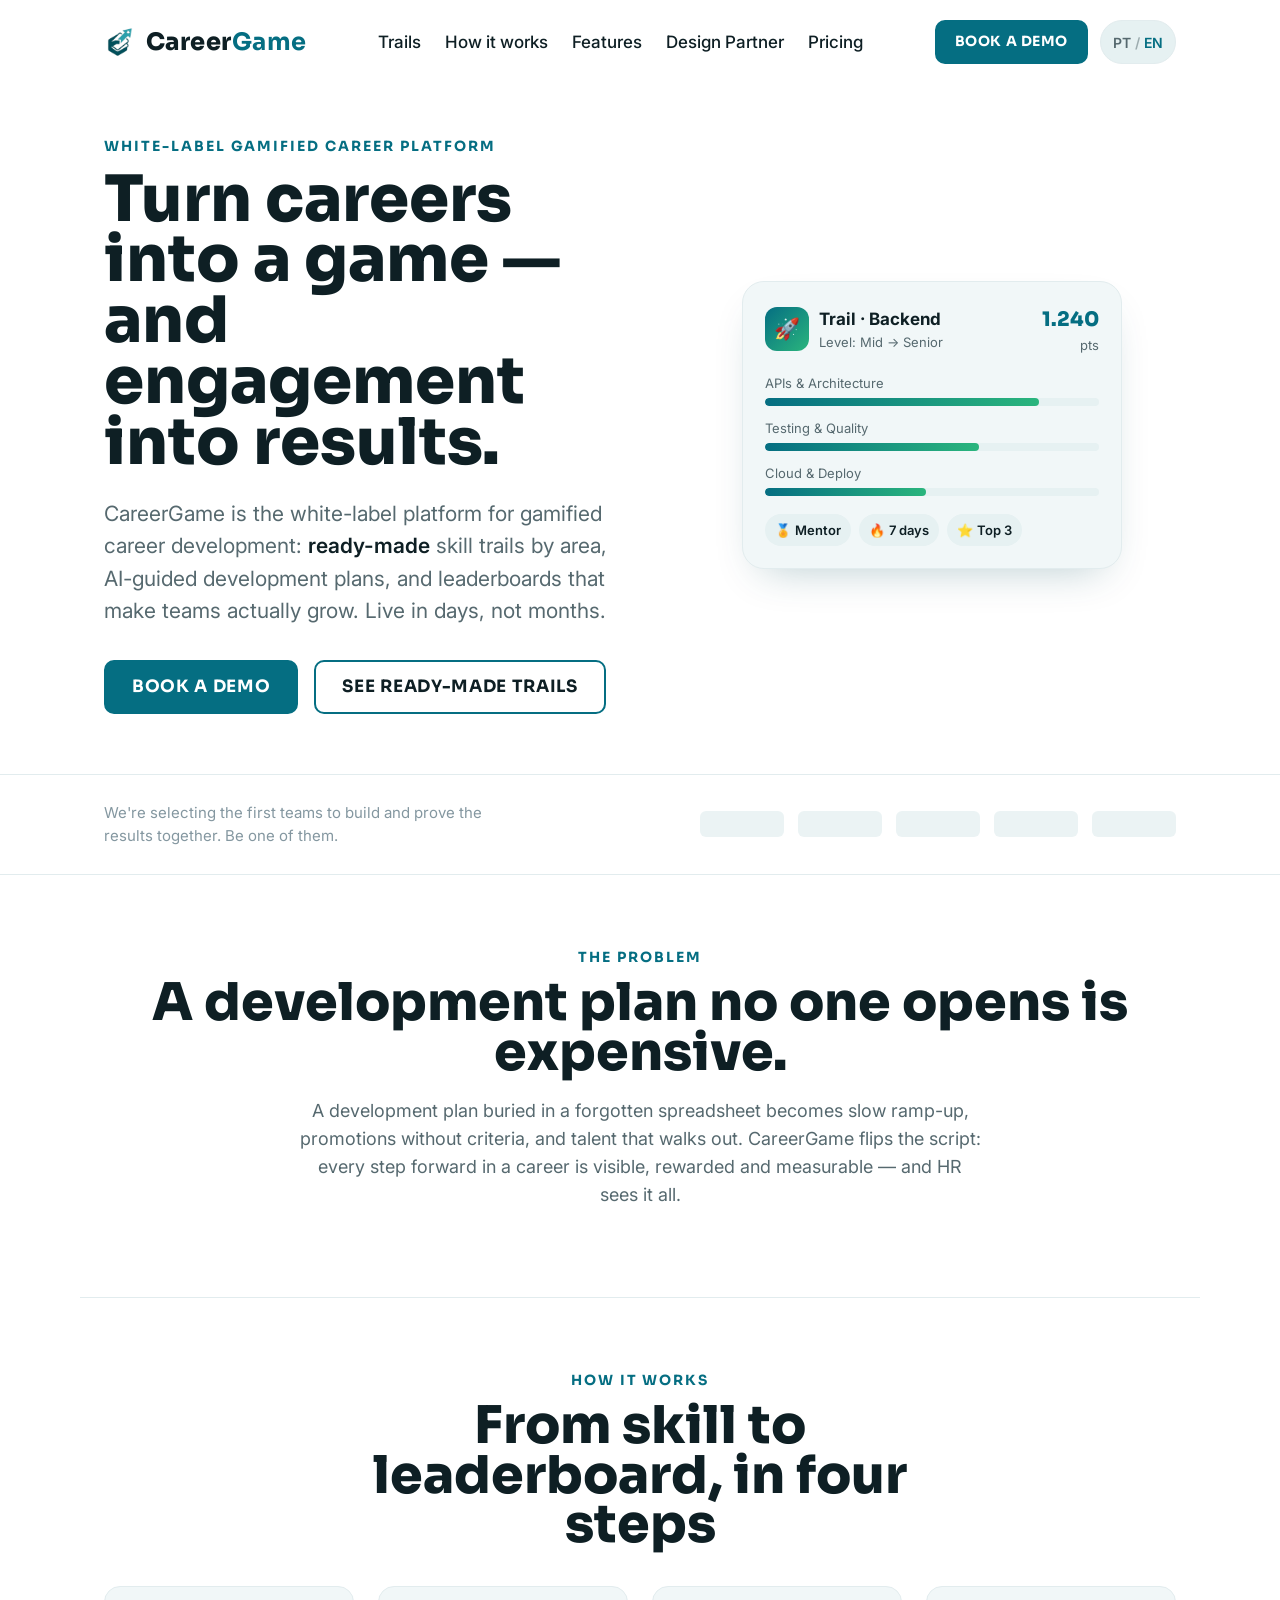
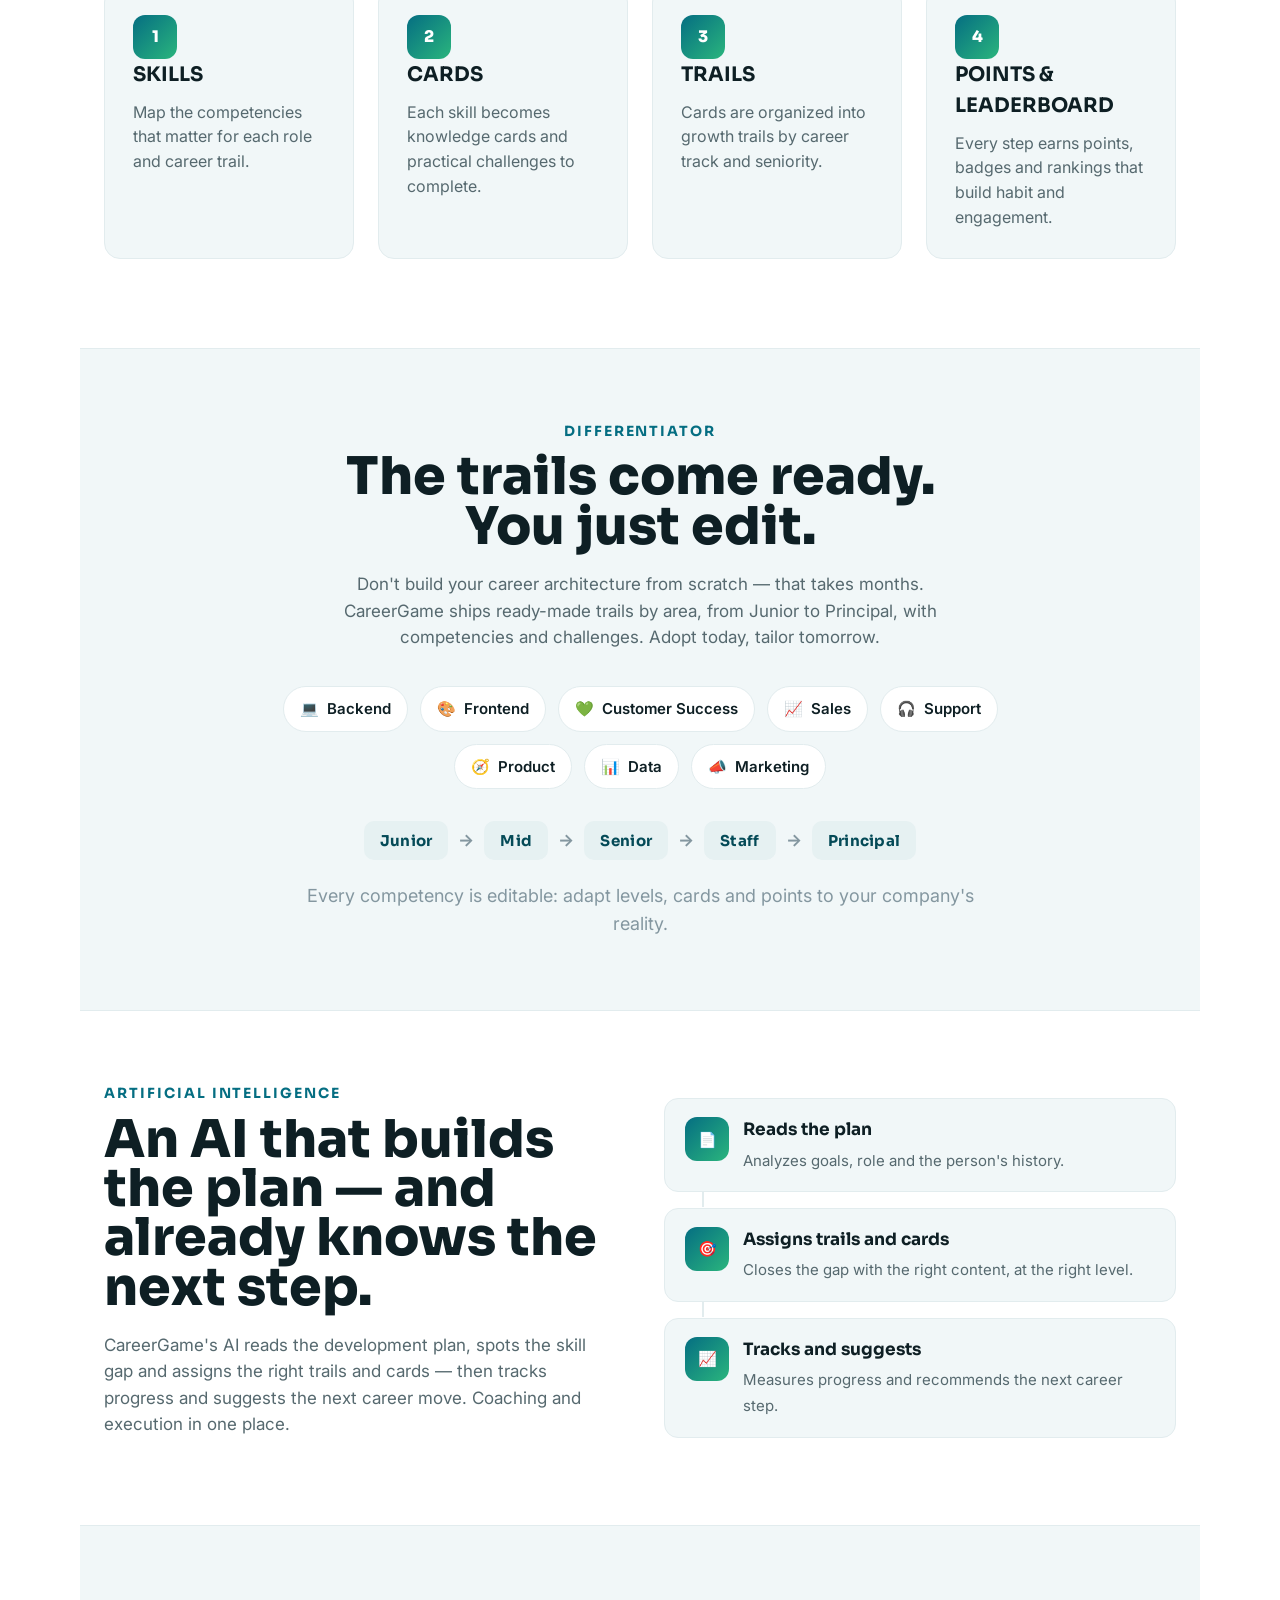
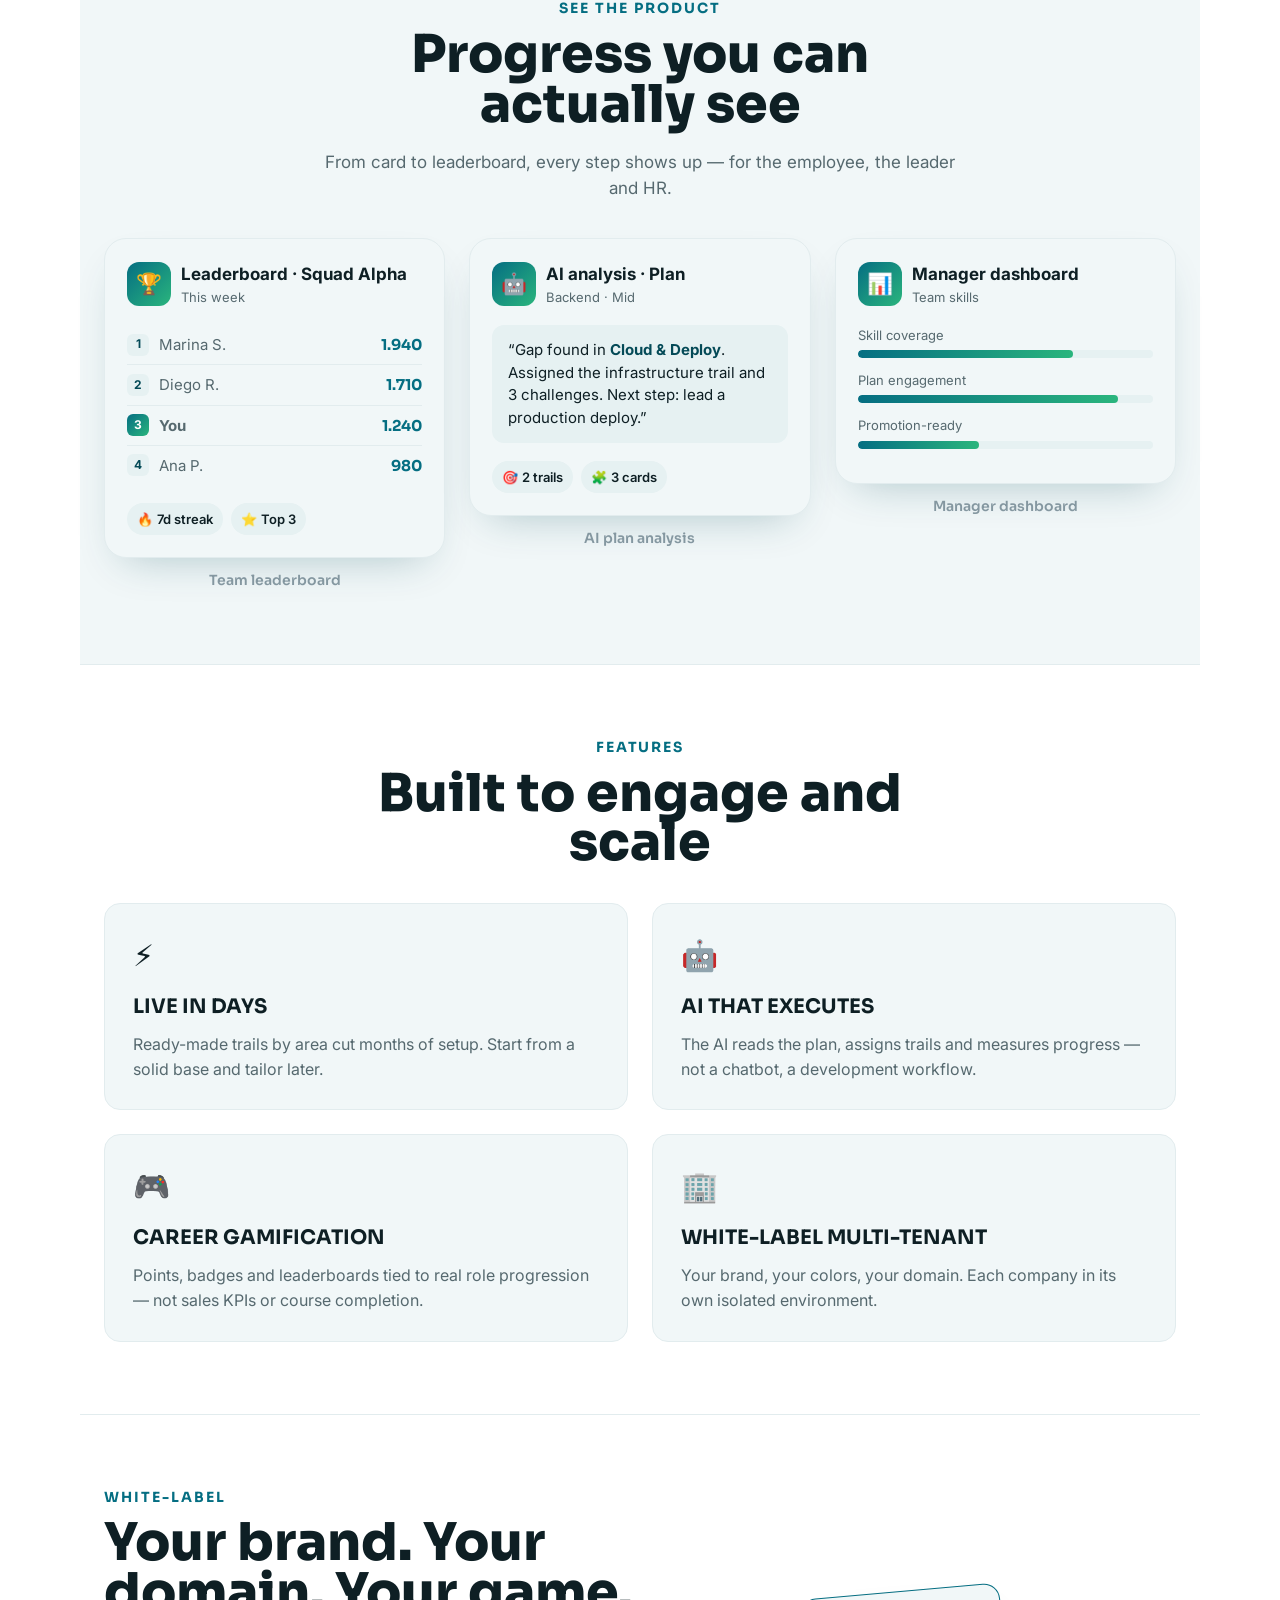
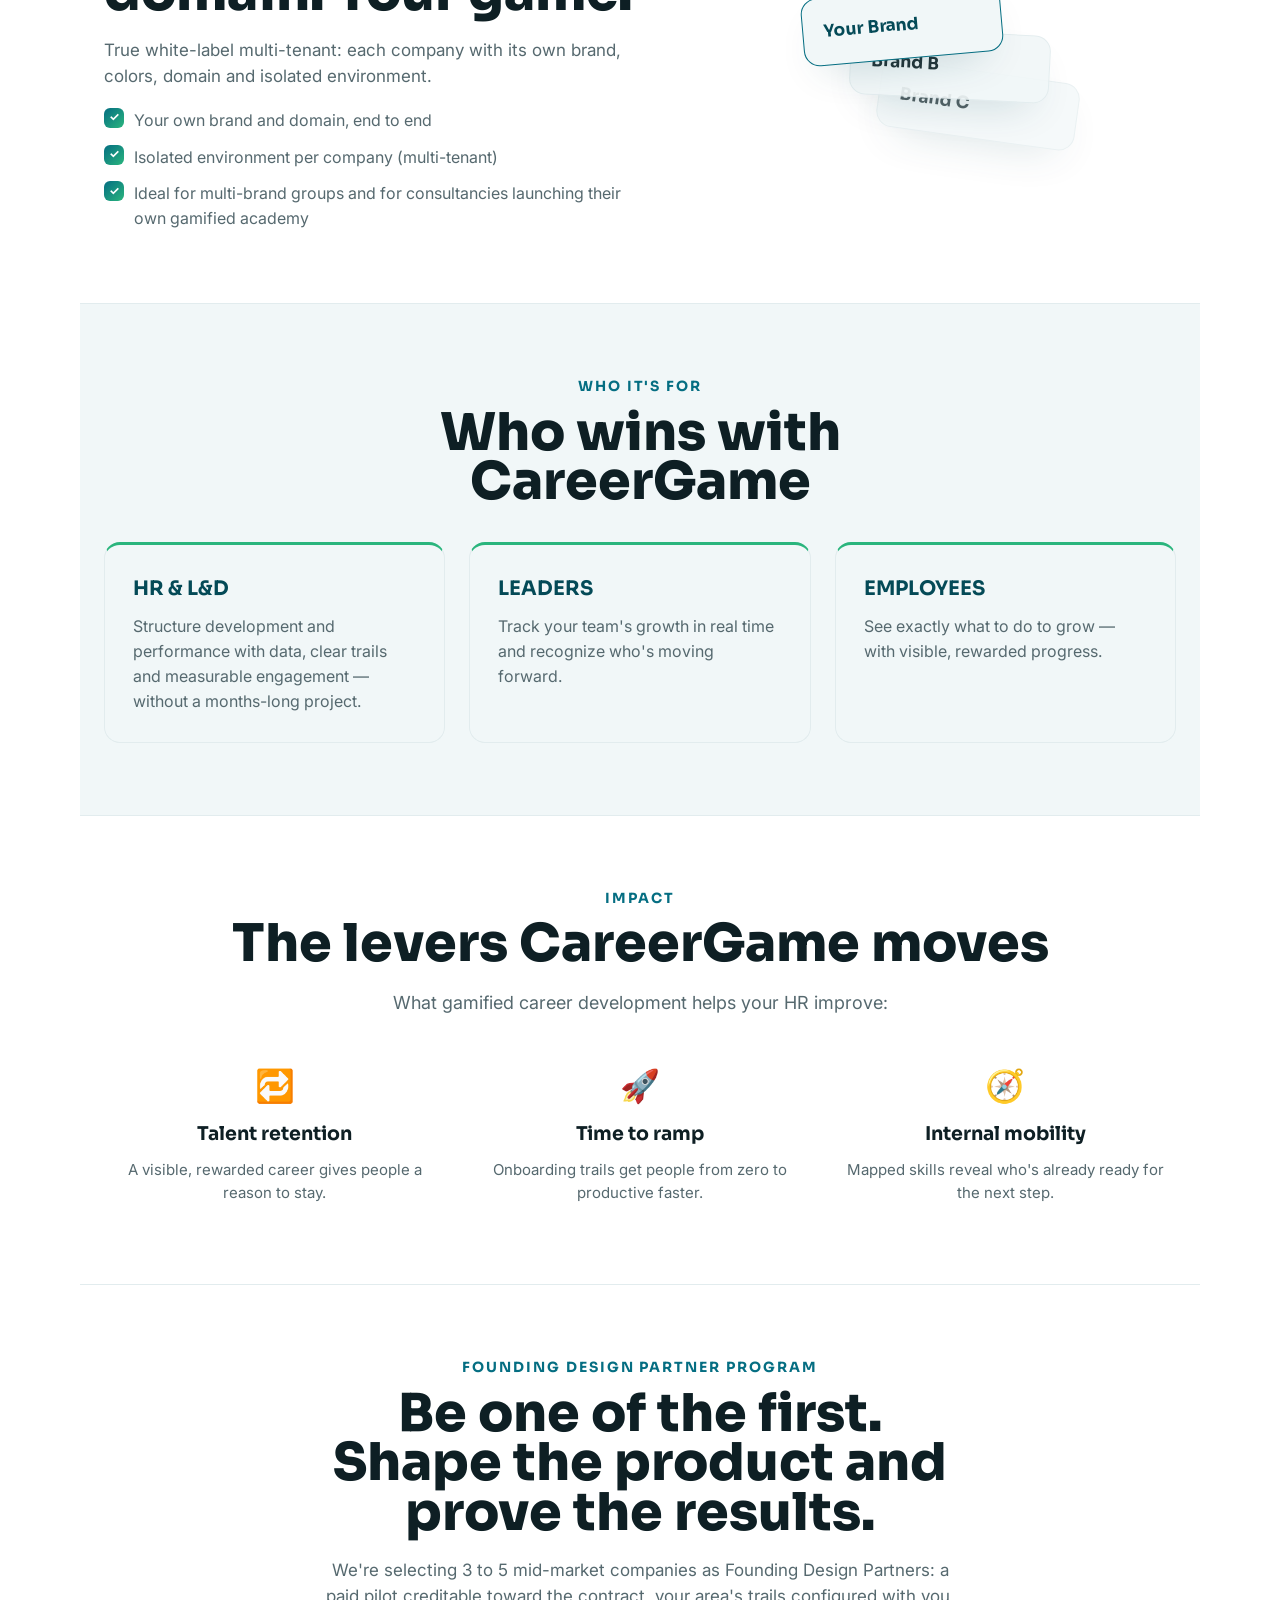
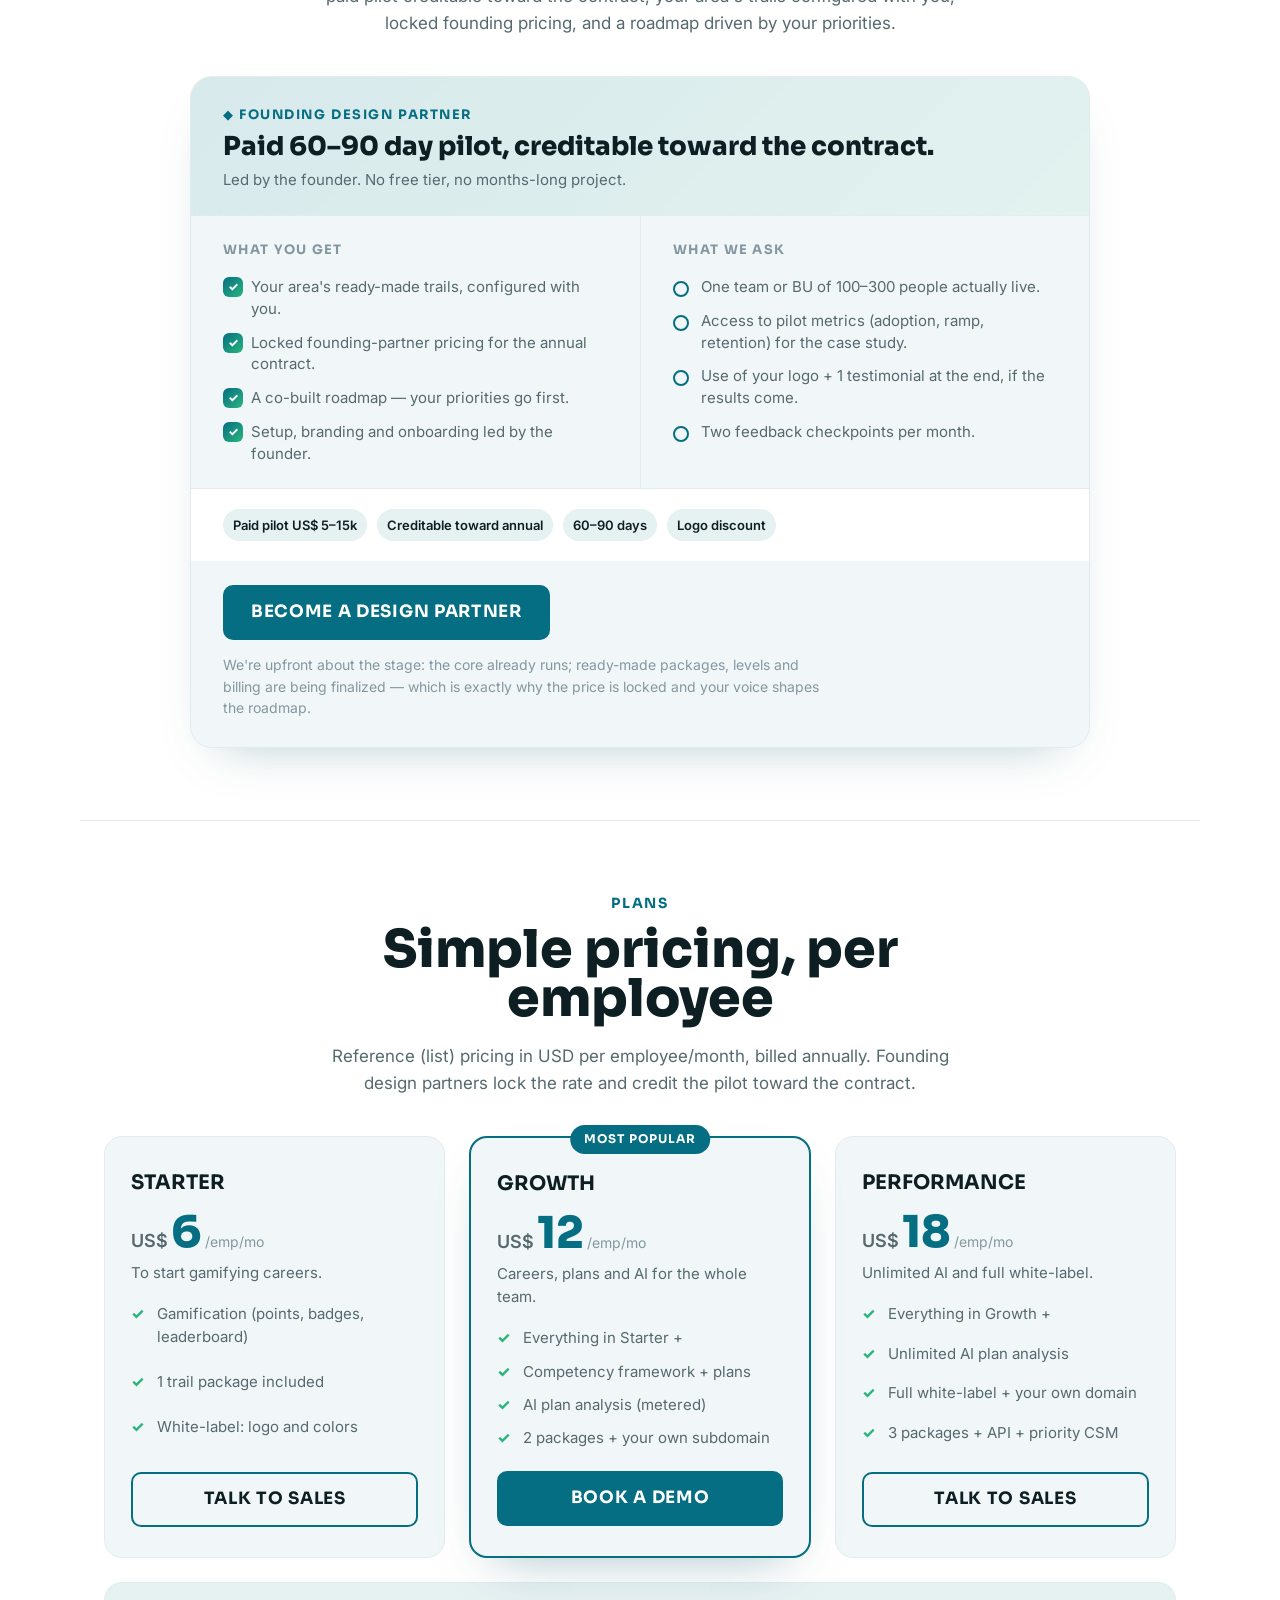
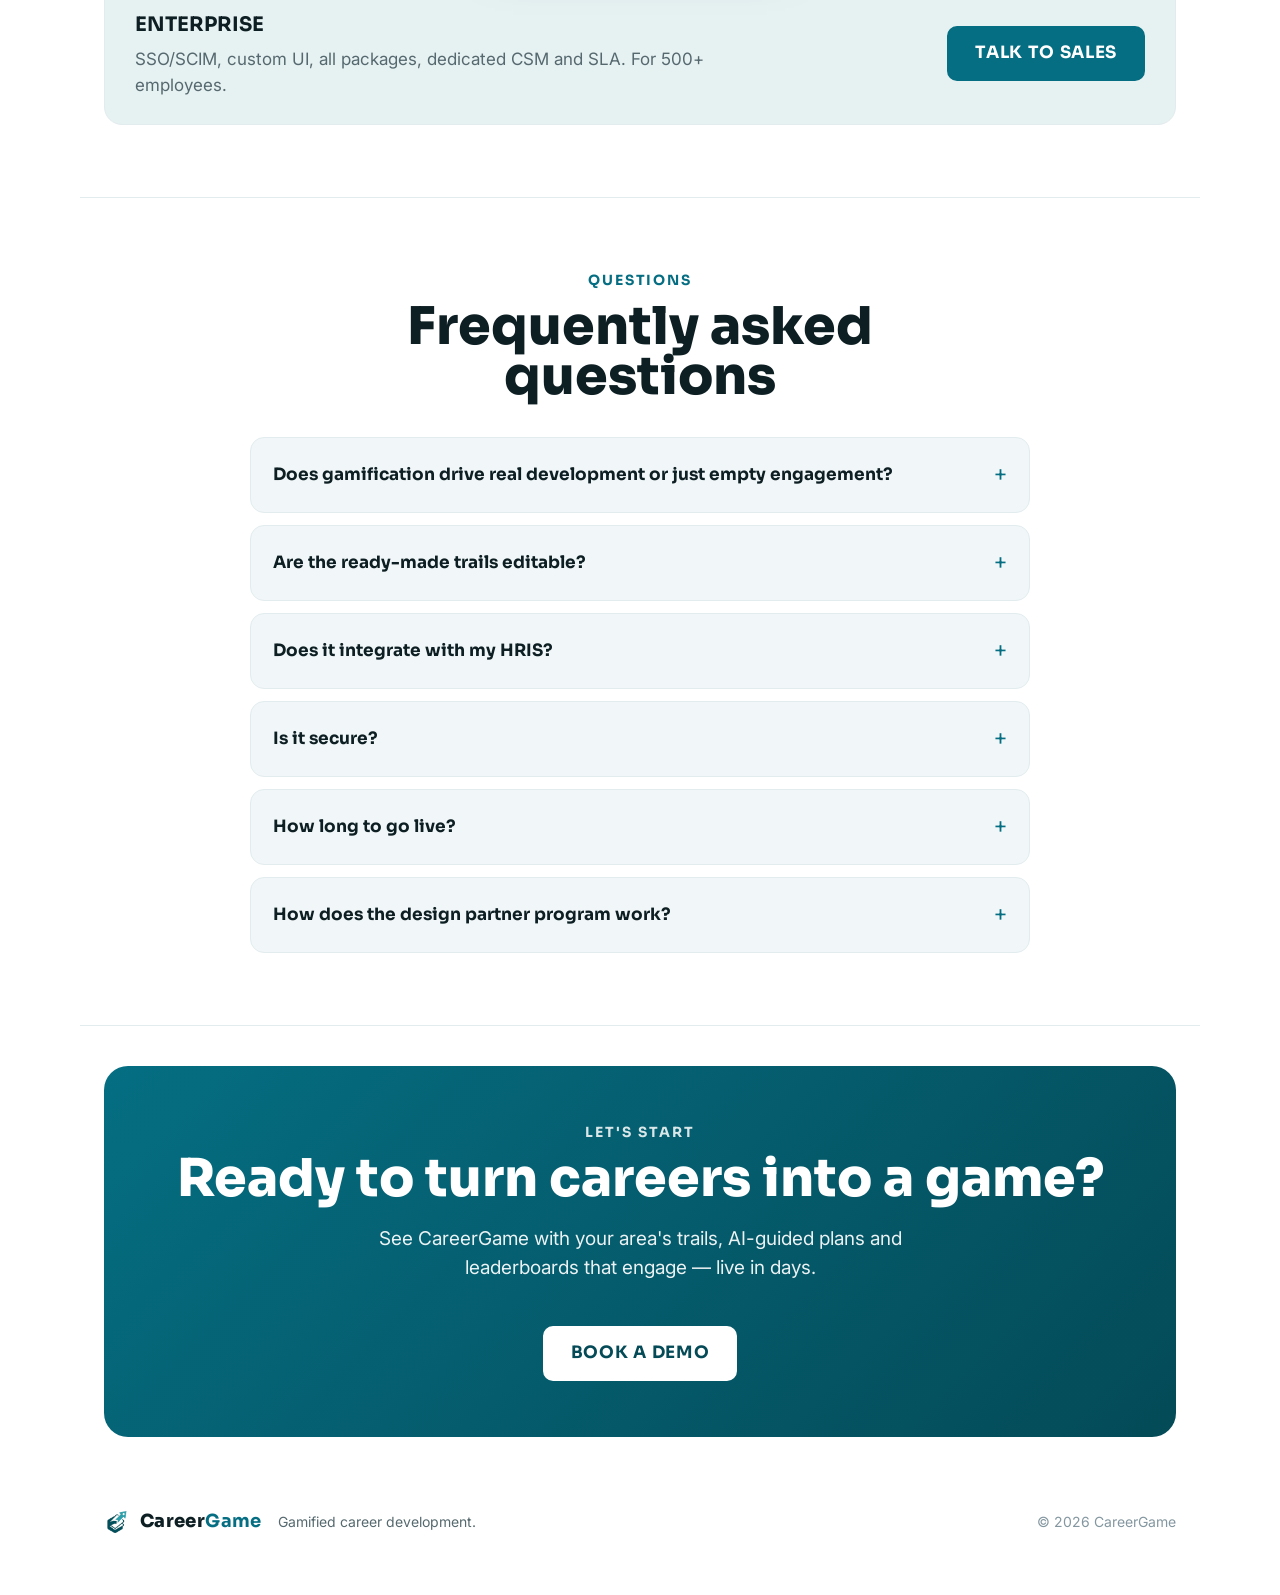
<file: site/index.html>
<!DOCTYPE html>
<html class="no-js" lang="pt-BR">
<head>
<meta charset="UTF-8">
<meta name="viewport" content="width=device-width, initial-scale=1">
<title data-i18n="meta.title">CareerGame — Desenvolvimento de carreira gamificado</title>
<meta name="description" data-i18n="meta.desc" data-i18n-attr="content"
      content="Plataforma white-label de desenvolvimento de carreira gamificado: trilhas de skills prontas por área, PDIs guiados por IA, pontos e rankings. No ar em dias.">

<meta property="og:title" content="CareerGame — Desenvolvimento de carreira gamificado">
<meta property="og:description" content="Trilhas de skills prontas por área, PDIs guiados por IA, pontos e rankings. White-label, no ar em dias.">
<meta property="og:image" content="assets/icon-512.png">
<meta property="og:type" content="website">
<meta property="og:locale" content="pt_BR">
<meta name="twitter:card" content="summary_large_image">

<link rel="icon" href="assets/icon-512.png">

<link rel="preconnect" href="https://fonts.googleapis.com">
<link rel="preconnect" href="https://fonts.gstatic.com" crossorigin>
<link href="https://fonts.googleapis.com/css2?family=Inter:wght@400;500;600;700&family=Sora:wght@500;600;700;800&display=swap" rel="stylesheet">

<link rel="stylesheet" href="styles.css">
</head>
<body>

<a class="skip-link" href="#main" data-i18n="a11y.skip">Pular para o conteúdo</a>

<nav class="topnav" aria-label="Principal">
  <a class="wordmark" href="#top" aria-label="CareerGame">
    <img src="assets/logo.png" alt="" width="32" height="32">
    <span>Career<strong>Game</strong></span>
  </a>
  <div class="nav-links">
    <a class="nav-link" href="#trilhas" data-i18n="nav.trails">Trilhas</a>
    <a class="nav-link" href="#como" data-i18n="nav.how">Como funciona</a>
    <a class="nav-link" href="#features" data-i18n="nav.features">Recursos</a>
    <a class="nav-link" href="#design-partner" data-i18n="nav.dp">Design Partner</a>
    <a class="nav-link" href="#planos" data-i18n="nav.pricing">Preços</a>
  </div>
  <div class="nav-actions">
    <a class="btn primary sm demo-link" href="mailto:gmrezende91@gmail.com?subject=%5BCareerGame%5D%20Solicita%C3%A7%C3%A3o%20de%20demonstra%C3%A7%C3%A3o&body=Ol%C3%A1%2C%20gostaria%20de%20agendar%20uma%20demonstra%C3%A7%C3%A3o%20do%20CareerGame." data-i18n="nav.cta">Agendar demo</a>
    <button class="lang-toggle" id="langToggle" type="button" aria-label="Change language">
      <span class="lang-opt" data-lang="pt">PT</span>
      <span class="lang-sep">/</span>
      <span class="lang-opt" data-lang="en">EN</span>
    </button>
  </div>
</nav>

<header class="hero" id="top">
  <div class="hero-inner">
    <div class="hero-text">
      <p class="eyebrow" data-i18n="hero.badge">Plataforma white-label de carreira gamificada</p>
      <h1 class="display" data-i18n="hero.title">Transforme carreira em jogo — e engajamento em resultado.</h1>
      <p class="hero-sub" data-i18n="hero.sub" data-i18n-html>O CareerGame é a plataforma white-label de desenvolvimento de carreira gamificado: trilhas de skills <strong>prontas</strong> por área, PDIs guiados por IA e rankings que fazem o time evoluir de verdade. No ar em dias, não meses.</p>
      <div class="hero-cta">
        <a class="btn primary demo-link" href="mailto:gmrezende91@gmail.com?subject=%5BCareerGame%5D%20Solicita%C3%A7%C3%A3o%20de%20demonstra%C3%A7%C3%A3o&body=Ol%C3%A1%2C%20gostaria%20de%20agendar%20uma%20demonstra%C3%A7%C3%A3o%20do%20CareerGame." data-i18n="hero.cta1">Agendar demo</a>
        <a class="btn ghost" href="#trilhas" data-i18n="hero.cta2">Ver trilhas prontas</a>
      </div>
    </div>

    <!-- Hero visual — pure-CSS mockup (trilha / skills / pontos) -->
    <div class="hero-visual" aria-hidden="true">
      <div class="mock-card">
        <div class="mock-head">
          <div class="mock-avatar">🚀</div>
          <div>
            <div class="mock-title" data-i18n="mock.trail">Trilha · Backend</div>
            <div class="mock-sub" data-i18n="mock.role">Nível: Pleno → Sênior</div>
          </div>
          <div class="mock-points"><span>1.240</span> pts</div>
        </div>
        <div class="mock-row">
          <span data-i18n="mock.skill1">APIs & Arquitetura</span>
          <div class="bar"><i style="width:82%"></i></div>
        </div>
        <div class="mock-row">
          <span data-i18n="mock.skill2">Testes & Qualidade</span>
          <div class="bar"><i style="width:64%"></i></div>
        </div>
        <div class="mock-row">
          <span data-i18n="mock.skill3">Cloud & Deploy</span>
          <div class="bar"><i style="width:48%"></i></div>
        </div>
        <div class="mock-chips">
          <span class="chip">🏅 <b data-i18n="mock.badge1">Mentor</b></span>
          <span class="chip">🔥 <b data-i18n="mock.badge2">7 dias</b></span>
          <span class="chip">⭐ <b data-i18n="mock.badge3">Top 3</b></span>
        </div>
      </div>
    </div>
  </div>
</header>

<!-- Social proof strip -->
<div class="proof" aria-label="Prova social">
  <div class="proof-inner">
    <p class="proof-lead" data-i18n="proof.lead">Junte-se aos primeiros times que estão transformando carreira em progresso visível.</p>
    <div class="proof-logos" aria-hidden="true">
      <span class="logo-ghost"></span><span class="logo-ghost"></span><span class="logo-ghost"></span>
      <span class="logo-ghost"></span><span class="logo-ghost"></span>
    </div>
  </div>
</div>

<main id="main">

  <!-- Problem / pain -->
  <section class="section center reveal" aria-labelledby="dor-h2">
    <p class="eyebrow" data-i18n="problem.eyebrow">O problema</p>
    <h2 class="display" id="dor-h2" data-i18n="problem.title">PDI que ninguém abre custa caro.</h2>
    <p data-i18n="problem.text">Plano de desenvolvimento em planilha esquecida vira rampa lenta, promoção sem critério e talento que vai embora. O CareerGame vira esse jogo do avesso: cada avanço na carreira é visível, recompensado e mensurável — e o RH enxerga tudo.</p>
  </section>

  <!-- How it works — 4 steps -->
  <section class="section reveal" id="como" aria-labelledby="como-h2">
    <div class="section-head center">
      <p class="eyebrow" data-i18n="how.eyebrow">Como funciona</p>
      <h2 class="display" id="como-h2" data-i18n="how.title">Do skill ao ranking, em quatro passos</h2>
    </div>
    <ol class="steps">
      <li class="step">
        <p class="step-num display">1</p>
        <h3 class="step-title" data-i18n="how.s1t">Skills</h3>
        <p data-i18n="how.s1d">Mapeie as competências que importam para cada cargo e trilha de carreira.</p>
      </li>
      <li class="step">
        <p class="step-num display">2</p>
        <h3 class="step-title" data-i18n="how.s2t">Cards</h3>
        <p data-i18n="how.s2d">Cada skill vira cards de conhecimento e desafios práticos a serem completados.</p>
      </li>
      <li class="step">
        <p class="step-num display">3</p>
        <h3 class="step-title" data-i18n="how.s3t">Trilhas</h3>
        <p data-i18n="how.s3d">Os cards se organizam em trilhas de evolução por carreira e senioridade.</p>
      </li>
      <li class="step">
        <p class="step-num display">4</p>
        <h3 class="step-title" data-i18n="how.s4t">Pontos &amp; Ranking</h3>
        <p data-i18n="how.s4d">Cada avanço gera pontos, badges e rankings que criam hábito e engajamento.</p>
      </li>
    </ol>
  </section>

  <!-- ★ Ready-made trails — the differentiator -->
  <section class="section soft reveal" id="trilhas" aria-labelledby="trilhas-h2">
    <div class="section-head center">
      <p class="eyebrow" data-i18n="trails.eyebrow">Diferencial</p>
      <h2 class="display" id="trilhas-h2" data-i18n="trails.title">As trilhas já vêm prontas. Você só edita.</h2>
      <p data-i18n="trails.text">Não construa sua arquitetura de carreira do zero — isso leva meses. O CareerGame entrega trilhas prontas por área, do Júnior ao Principal, com competências e desafios. Adote hoje, ajuste ao seu jeito amanhã.</p>
    </div>

    <div class="area-grid">
      <span class="area-chip">💻 <b data-i18n="trails.a1">Backend</b></span>
      <span class="area-chip">🎨 <b data-i18n="trails.a2">Frontend</b></span>
      <span class="area-chip">💚 <b data-i18n="trails.a3">Customer Success</b></span>
      <span class="area-chip">📈 <b data-i18n="trails.a4">Vendas</b></span>
      <span class="area-chip">🎧 <b data-i18n="trails.a5">Suporte</b></span>
      <span class="area-chip">🧭 <b data-i18n="trails.a6">Produto</b></span>
      <span class="area-chip">📊 <b data-i18n="trails.a7">Dados</b></span>
      <span class="area-chip">📣 <b data-i18n="trails.a8">Marketing</b></span>
    </div>

    <div class="ladder" aria-hidden="true">
      <span class="ladder-step" data-i18n="trails.l1">Júnior</span>
      <span class="ladder-arrow">→</span>
      <span class="ladder-step" data-i18n="trails.l2">Pleno</span>
      <span class="ladder-arrow">→</span>
      <span class="ladder-step" data-i18n="trails.l3">Sênior</span>
      <span class="ladder-arrow">→</span>
      <span class="ladder-step" data-i18n="trails.l4">Staff</span>
      <span class="ladder-arrow">→</span>
      <span class="ladder-step" data-i18n="trails.l5">Principal</span>
    </div>
    <p class="trails-note center" data-i18n="trails.note">Cada competência é editável: adapte níveis, cards e pontos à realidade da sua empresa.</p>
  </section>

  <!-- ★ AI section -->
  <section class="section reveal" id="ia" aria-labelledby="ia-h2">
    <div class="ai-wrap">
      <div class="ai-text">
        <p class="eyebrow" data-i18n="ai.eyebrow">Inteligência artificial</p>
        <h2 class="display" id="ia-h2" data-i18n="ai.title">Uma IA que monta o plano — e já sabe o próximo passo.</h2>
        <p data-i18n="ai.text">A IA do CareerGame lê o PDI, identifica o gap de skills e já atribui as trilhas e os cards certos — depois acompanha o progresso e sugere o próximo movimento de carreira. Coaching e execução no mesmo lugar.</p>
      </div>
      <ol class="ai-flow">
        <li class="ai-node">
          <span class="ai-ico" aria-hidden="true">📄</span>
          <div><b data-i18n="ai.s1t">Lê o PDI</b><span data-i18n="ai.s1d">Analisa metas, cargo e histórico do colaborador.</span></div>
        </li>
        <li class="ai-node">
          <span class="ai-ico" aria-hidden="true">🎯</span>
          <div><b data-i18n="ai.s2t">Atribui trilhas e cards</b><span data-i18n="ai.s2d">Fecha o gap com o conteúdo certo, no nível certo.</span></div>
        </li>
        <li class="ai-node">
          <span class="ai-ico" aria-hidden="true">📈</span>
          <div><b data-i18n="ai.s3t">Acompanha e sugere</b><span data-i18n="ai.s3d">Mede o progresso e recomenda o próximo passo de carreira.</span></div>
        </li>
      </ol>
    </div>
  </section>

  <!-- ★ Product preview -->
  <section class="section soft reveal" id="produto" aria-labelledby="prod-h2">
    <div class="section-head center">
      <p class="eyebrow" data-i18n="prod.eyebrow">Veja o produto</p>
      <h2 class="display" id="prod-h2" data-i18n="prod.title">Progresso que dá pra ver</h2>
      <p data-i18n="prod.text">Do card ao ranking, cada avanço aparece — para o colaborador, para o líder e para o RH.</p>
    </div>

    <div class="product-gallery">
      <!-- Leaderboard mock -->
      <figure class="prod-mock">
        <div class="mock-card">
          <div class="mock-head">
            <div class="mock-avatar">🏆</div>
            <div>
              <div class="mock-title" data-i18n="prod.m1t">Ranking · Squad Alpha</div>
              <div class="mock-sub" data-i18n="prod.m1s">Esta semana</div>
            </div>
          </div>
          <ul class="rank-list" aria-hidden="true">
            <li><span class="rank-pos">1</span> Marina S. <b>1.940</b></li>
            <li><span class="rank-pos">2</span> Diego R. <b>1.710</b></li>
            <li class="rank-me"><span class="rank-pos">3</span> <span data-i18n="prod.m1me">Você</span> <b>1.240</b></li>
            <li><span class="rank-pos">4</span> Ana P. <b>980</b></li>
          </ul>
          <div class="mock-chips">
            <span class="chip">🔥 <b data-i18n="prod.m1c">Streak 7d</b></span>
            <span class="chip">⭐ <b data-i18n="mock.badge3">Top 3</b></span>
          </div>
        </div>
        <figcaption data-i18n="prod.m1cap">Ranking do time</figcaption>
      </figure>

      <!-- AI insight mock -->
      <figure class="prod-mock">
        <div class="mock-card">
          <div class="mock-head">
            <div class="mock-avatar">🤖</div>
            <div>
              <div class="mock-title" data-i18n="prod.m2t">Análise de IA · PDI</div>
              <div class="mock-sub" data-i18n="prod.m2s">Backend · Pleno</div>
            </div>
          </div>
          <p class="ai-insight" data-i18n="prod.m2body" data-i18n-html>“Gap identificado em <b>Cloud &amp; Deploy</b>. Atribuí a trilha de infraestrutura e 3 desafios. Próximo passo: liderar um deploy de produção.”</p>
          <div class="mock-chips">
            <span class="chip">🎯 <b data-i18n="prod.m2c1">2 trilhas</b></span>
            <span class="chip">🧩 <b data-i18n="prod.m2c2">3 cards</b></span>
          </div>
        </div>
        <figcaption data-i18n="prod.m2cap">Análise de IA do PDI</figcaption>
      </figure>

      <!-- Manager dashboard mock -->
      <figure class="prod-mock">
        <div class="mock-card">
          <div class="mock-head">
            <div class="mock-avatar">📊</div>
            <div>
              <div class="mock-title" data-i18n="prod.m3t">Painel do gestor</div>
              <div class="mock-sub" data-i18n="prod.m3s">Skills do time</div>
            </div>
          </div>
          <div class="mock-row">
            <span data-i18n="prod.m3r1">Cobertura de skills</span>
            <div class="bar"><i style="width:73%"></i></div>
          </div>
          <div class="mock-row">
            <span data-i18n="prod.m3r2">Engajamento em PDI</span>
            <div class="bar"><i style="width:88%"></i></div>
          </div>
          <div class="mock-row">
            <span data-i18n="prod.m3r3">Prontos p/ promoção</span>
            <div class="bar"><i style="width:41%"></i></div>
          </div>
        </div>
        <figcaption data-i18n="prod.m3cap">Painel do gestor</figcaption>
      </figure>
    </div>
  </section>

  <!-- Features — 4 (benefit-oriented) -->
  <section class="section reveal" id="features" aria-labelledby="feat-h2">
    <div class="section-head center">
      <p class="eyebrow" data-i18n="feat.eyebrow">Recursos</p>
      <h2 class="display" id="feat-h2" data-i18n="feat.title">Feito para engajar e escalar</h2>
    </div>
    <div class="features">
      <article class="card feature">
        <div class="feature-icon" aria-hidden="true">⚡</div>
        <h3 class="card-title" data-i18n="feat.f1t">No ar em dias</h3>
        <p data-i18n="feat.f1d">Trilhas prontas por área eliminam meses de montagem. Comece com uma base sólida e ajuste depois.</p>
      </article>
      <article class="card feature">
        <div class="feature-icon" aria-hidden="true">🤖</div>
        <h3 class="card-title" data-i18n="feat.f2t">IA que executa</h3>
        <p data-i18n="feat.f2d">A IA lê o PDI, atribui trilhas e mede progresso — não é chat, é workflow de desenvolvimento.</p>
      </article>
      <article class="card feature">
        <div class="feature-icon" aria-hidden="true">🎮</div>
        <h3 class="card-title" data-i18n="feat.f3t">Gamificação de carreira</h3>
        <p data-i18n="feat.f3d">Pontos, badges e rankings ligados à evolução real de cargo — não a KPI de vendas ou conclusão de curso.</p>
      </article>
      <article class="card feature">
        <div class="feature-icon" aria-hidden="true">🏢</div>
        <h3 class="card-title" data-i18n="feat.f4t">White-label multi-tenant</h3>
        <p data-i18n="feat.f4d">Sua marca, suas cores, seu domínio. Cada empresa com seu ambiente isolado.</p>
      </article>
    </div>
  </section>

  <!-- ★ White-label -->
  <section class="section reveal" id="whitelabel" aria-labelledby="wl-h2">
    <div class="wl-wrap">
      <div class="wl-text">
        <p class="eyebrow" data-i18n="wl.eyebrow">White-label</p>
        <h2 class="display" id="wl-h2" data-i18n="wl.title">Sua marca. Seu domínio. Seu jogo.</h2>
        <p data-i18n="wl.text">White-label multi-tenant de verdade: cada empresa com marca, cores, domínio próprio e ambiente isolado.</p>
        <ul class="wl-list">
          <li data-i18n="wl.b1">Marca e domínio próprios, ponta a ponta</li>
          <li data-i18n="wl.b2">Ambiente isolado por empresa (multi-tenant)</li>
          <li data-i18n="wl.b3">Ideal para grupos com várias marcas e para consultorias que querem lançar sua própria academia gamificada</li>
        </ul>
      </div>
      <div class="wl-visual" aria-hidden="true">
        <div class="wl-tenant t1" data-i18n="wl.tenant1">Sua Marca</div>
        <div class="wl-tenant t2">Brand B</div>
        <div class="wl-tenant t3">Brand C</div>
      </div>
    </div>
  </section>

  <!-- Audience — 3 cards (sharpened) -->
  <section class="section soft reveal" id="para-quem" aria-labelledby="aud-h2">
    <div class="section-head center">
      <p class="eyebrow" data-i18n="aud.eyebrow">Para quem</p>
      <h2 class="display" id="aud-h2" data-i18n="aud.title">Quem ganha com o CareerGame</h2>
    </div>
    <div class="cards">
      <div class="card aud">
        <h3 class="card-title" data-i18n="aud.a1t">RH &amp; L&amp;D</h3>
        <p data-i18n="aud.a1d">Estruture PDI e performance com dados, trilhas claras e engajamento mensurável — sem projeto de meses.</p>
      </div>
      <div class="card aud">
        <h3 class="card-title" data-i18n="aud.a2t">Líderes</h3>
        <p data-i18n="aud.a2d">Acompanhe a evolução do time em tempo real e reconheça quem avança.</p>
      </div>
      <div class="card aud">
        <h3 class="card-title" data-i18n="aud.a3t">Colaboradores</h3>
        <p data-i18n="aud.a3d">Veja exatamente o que fazer para crescer — com progresso visível e recompensado.</p>
      </div>
    </div>
  </section>

  <!-- ★ Outcome levers (honest, no fake numbers) -->
  <section class="section center reveal" aria-labelledby="res-h2">
    <p class="eyebrow" data-i18n="results.eyebrow">Impacto</p>
    <h2 class="display" id="res-h2" data-i18n="results.title">As alavancas que o CareerGame move</h2>
    <p data-i18n="results.text">O que a gamificação de carreira ajuda o seu RH a melhorar:</p>
    <div class="levers">
      <div class="lever">
        <span class="lever-ico" aria-hidden="true">🔁</span>
        <h3 data-i18n="results.k1t">Retenção de talentos</h3>
        <p data-i18n="results.k1d">Carreira visível e recompensada dá motivo para ficar.</p>
      </div>
      <div class="lever">
        <span class="lever-ico" aria-hidden="true">🚀</span>
        <h3 data-i18n="results.k2t">Tempo de rampa</h3>
        <p data-i18n="results.k2d">Trilhas de onboarding levam do zero ao produtivo mais rápido.</p>
      </div>
      <div class="lever">
        <span class="lever-ico" aria-hidden="true">🧭</span>
        <h3 data-i18n="results.k3t">Mobilidade interna</h3>
        <p data-i18n="results.k3d">Skills mapeadas revelam quem já está pronto para o próximo passo.</p>
      </div>
    </div>
  </section>

  <!-- ★ Founding Design Partner program -->
  <section class="section reveal" id="design-partner" aria-labelledby="dp-h2">
    <div class="section-head center">
      <p class="eyebrow" data-i18n="dp.eyebrow">Programa Founding Design Partner</p>
      <h2 class="display" id="dp-h2" data-i18n="dp.title">Seja um dos primeiros. Molde o produto e prove o resultado.</h2>
      <p data-i18n="dp.text">Estamos selecionando 3 a 5 empresas de mid-market como Founding Design Partners: piloto pago e creditável no contrato, trilhas da sua área configuradas junto, preço de founding travado e o roadmap orientado pelas suas prioridades.</p>
    </div>

    <div class="dp-card">
      <div class="dp-top">
        <p class="dp-seal" data-i18n="dp.seal">◆ Founding Design Partner</p>
        <h3 class="dp-card-title" data-i18n="dp.cardtitle">Piloto pago de 60–90 dias, creditável no contrato.</h3>
        <p class="dp-card-sub" data-i18n="dp.cardsub">Conduzido pelo fundador. Sem free-tier, sem projeto de meses.</p>
      </div>
      <div class="dp-grid">
        <div class="dp-col">
          <h4 class="dp-col-h" data-i18n="dp.geth">Você recebe</h4>
          <ul class="dp-list get">
            <li data-i18n="dp.get1">Trilhas prontas da sua área, configuradas com você.</li>
            <li data-i18n="dp.get2">Preço de founding partner travado para o contrato anual.</li>
            <li data-i18n="dp.get3">Roadmap co-construído — suas prioridades entram primeiro.</li>
            <li data-i18n="dp.get4">Setup, branding e onboarding conduzidos pelo fundador.</li>
          </ul>
        </div>
        <div class="dp-col">
          <h4 class="dp-col-h" data-i18n="dp.askh">O que pedimos</h4>
          <ul class="dp-list ask">
            <li data-i18n="dp.ask1">Um time ou BU de 100–300 pessoas de fato no ar.</li>
            <li data-i18n="dp.ask2">Acesso às métricas do piloto (adoção, rampa, retenção) para o case.</li>
            <li data-i18n="dp.ask3">Uso do logo + 1 depoimento ao final, se o resultado vier.</li>
            <li data-i18n="dp.ask4">Dois checkpoints de feedback por mês.</li>
          </ul>
        </div>
      </div>
      <div class="dp-terms" data-i18n="dp.termsaria" data-i18n-attr="aria-label" aria-label="Termos do piloto">
        <span class="chip" data-i18n="dp.t1">Piloto pago US$ 5–15k</span>
        <span class="chip" data-i18n="dp.t2">Creditável no anual</span>
        <span class="chip" data-i18n="dp.t3">60–90 dias</span>
        <span class="chip" data-i18n="dp.t4">Desconto por logo</span>
      </div>
      <div class="dp-actions">
        <a class="btn primary demo-link" href="mailto:gmrezende91@gmail.com?subject=%5BCareerGame%5D%20Founding%20Design%20Partner&body=Ol%C3%A1%2C%20quero%20conversar%20sobre%20o%20programa%20Founding%20Design%20Partner%20do%20CareerGame.%20Somos%20uma%20empresa%20de%20___%20colaboradores." data-i18n="dp.cta">Quero ser design partner</a>
        <p class="dp-note" data-i18n="dp.note">Somos diretos sobre o momento: o núcleo já roda; pacotes prontos, níveis e cobrança estão sendo finalizados — por isso o preço travado e a sua voz no roadmap.</p>
      </div>
    </div>
  </section>

  <!-- ★ Pricing -->
  <section class="section reveal" id="planos" aria-labelledby="plan-h2">
    <div class="section-head center">
      <p class="eyebrow" data-i18n="pricing.eyebrow">Planos</p>
      <h2 class="display" id="plan-h2" data-i18n="pricing.title">Preço simples, por colaborador</h2>
      <p data-i18n="pricing.text">Cobrança anual. Piloto pago creditável no contrato. Preços em dólar por colaborador/mês.</p>
    </div>

    <div class="plans">
      <div class="plan">
        <h3 class="plan-name" data-i18n="pricing.p1name">Starter</h3>
        <p class="plan-price"><span class="plan-cur">US$</span><span class="plan-val" data-i18n="pricing.p1val">6</span><span class="plan-per" data-i18n="pricing.per">/colab/mês</span></p>
        <p class="plan-desc" data-i18n="pricing.p1desc">Para começar a gamificar carreira.</p>
        <ul class="plan-feats">
          <li data-i18n="pricing.p1f1">Gamificação (pontos, badges, ranking)</li>
          <li data-i18n="pricing.p1f2">1 pacote de trilhas incluso</li>
          <li data-i18n="pricing.p1f3">White-label: logo e cores</li>
        </ul>
        <a class="btn ghost demo-link" href="mailto:gmrezende91@gmail.com?subject=%5BCareerGame%5D%20Plano%20Starter&body=Ol%C3%A1%2C%20tenho%20interesse%20no%20plano%20Starter%20do%20CareerGame." data-i18n="pricing.cta">Começar</a>
      </div>

      <div class="plan featured">
        <p class="plan-flag" data-i18n="pricing.flag">Mais popular</p>
        <h3 class="plan-name" data-i18n="pricing.p2name">Growth</h3>
        <p class="plan-price"><span class="plan-cur">US$</span><span class="plan-val" data-i18n="pricing.p2val">12</span><span class="plan-per" data-i18n="pricing.per">/colab/mês</span></p>
        <p class="plan-desc" data-i18n="pricing.p2desc">Carreira, PDI e IA para o time inteiro.</p>
        <ul class="plan-feats">
          <li data-i18n="pricing.p2f1">Tudo do Starter +</li>
          <li data-i18n="pricing.p2f2">Framework de competências + PDI</li>
          <li data-i18n="pricing.p2f3">IA de análise de PDI (limitada)</li>
          <li data-i18n="pricing.p2f4">2 pacotes + subdomínio próprio</li>
        </ul>
        <a class="btn primary demo-link" href="mailto:gmrezende91@gmail.com?subject=%5BCareerGame%5D%20Plano%20Growth&body=Ol%C3%A1%2C%20tenho%20interesse%20no%20plano%20Growth%20do%20CareerGame." data-i18n="pricing.cta2">Agendar demo</a>
      </div>

      <div class="plan">
        <h3 class="plan-name" data-i18n="pricing.p3name">Performance</h3>
        <p class="plan-price"><span class="plan-cur">US$</span><span class="plan-val" data-i18n="pricing.p3val">18</span><span class="plan-per" data-i18n="pricing.per">/colab/mês</span></p>
        <p class="plan-desc" data-i18n="pricing.p3desc">IA ilimitada e white-label completo.</p>
        <ul class="plan-feats">
          <li data-i18n="pricing.p3f1">Tudo do Growth +</li>
          <li data-i18n="pricing.p3f2">IA de análise de PDI ilimitada</li>
          <li data-i18n="pricing.p3f3">White-label completo + domínio próprio</li>
          <li data-i18n="pricing.p3f4">3 pacotes + API + CSM prioritário</li>
        </ul>
        <a class="btn ghost demo-link" href="mailto:gmrezende91@gmail.com?subject=%5BCareerGame%5D%20Plano%20Performance&body=Ol%C3%A1%2C%20tenho%20interesse%20no%20plano%20Performance%20do%20CareerGame." data-i18n="pricing.cta">Começar</a>
      </div>
    </div>

    <div class="plan-enterprise">
      <div>
        <h3 class="plan-name" data-i18n="pricing.entName">Enterprise</h3>
        <p data-i18n="pricing.entDesc">SSO/SCIM, UI customizada, todos os pacotes, CSM dedicado e SLA. Para 500+ colaboradores.</p>
      </div>
      <a class="btn primary demo-link" href="mailto:gmrezende91@gmail.com?subject=%5BCareerGame%5D%20Enterprise&body=Ol%C3%A1%2C%20gostaria%20de%20falar%20sobre%20o%20plano%20Enterprise%20do%20CareerGame." data-i18n="pricing.entCta">Fale com vendas</a>
    </div>
  </section>

  <!-- ★ FAQ -->
  <section class="section reveal" id="faq" aria-labelledby="faq-h2">
    <div class="section-head center">
      <p class="eyebrow" data-i18n="faq.eyebrow">Dúvidas</p>
      <h2 class="display" id="faq-h2" data-i18n="faq.title">Perguntas frequentes</h2>
    </div>
    <div class="faq-list">
      <details class="faq-item">
        <summary data-i18n="faq.q1">Gamificação gera desenvolvimento real ou só engajamento vazio?</summary>
        <p data-i18n="faq.a1">O jogo é atrelado à carreira: cada ponto vem de uma competência real da trilha do cargo. O RH acompanha rampa, mobilidade interna e retenção — não só cliques.</p>
      </details>
      <details class="faq-item">
        <summary data-i18n="faq.q2">As trilhas prontas são editáveis?</summary>
        <p data-i18n="faq.a2">Sim. As trilhas vêm prontas por área, mas a competência é a unidade editável: ajuste níveis, cards e pontos ao seu contexto.</p>
      </details>
      <details class="faq-item">
        <summary data-i18n="faq.q3">Integra com o meu HRIS?</summary>
        <p data-i18n="faq.a3">Sim — via integrações de HRIS (BambooHR, HiBob e outros) e SSO/SCIM (Entra ID, Google, Okta) para provisionar times automaticamente.</p>
      </details>
      <details class="faq-item">
        <summary data-i18n="faq.q4">É seguro?</summary>
        <p data-i18n="faq.a4">Isolamento multi-tenant por empresa, SSO/SCIM e controle de acesso. Certificações de segurança no roadmap.</p>
      </details>
      <details class="faq-item">
        <summary data-i18n="faq.q5">Quanto tempo até ir ao ar?</summary>
        <p data-i18n="faq.a5">Dias, não meses — porque as trilhas já vêm prontas. Você adota a base e personaliza em paralelo.</p>
      </details>
      <details class="faq-item">
        <summary data-i18n="faq.q6">Como funciona o programa de design partner?</summary>
        <p data-i18n="faq.a6">Selecionamos poucas empresas para um piloto pago de 60–90 dias, creditável no contrato. Você recebe as trilhas da sua área configuradas, preço de founding travado e voz no roadmap; em troca, acesso às métricas do piloto e, se o resultado vier, uso do logo e um depoimento.</p>
      </details>
    </div>
  </section>

  <!-- Closing — final call-to-action -->
  <section class="section band reveal" aria-labelledby="cta-h2">
    <p class="eyebrow" data-i18n="cta.eyebrow">Vamos começar</p>
    <h2 class="display" id="cta-h2" data-i18n="cta.title">Pronto para transformar carreira em jogo?</h2>
    <p data-i18n="cta.text">Veja o CareerGame com as trilhas da sua área, PDIs guiados por IA e rankings que engajam — no ar em dias.</p>
    <a class="btn light demo-link" href="mailto:gmrezende91@gmail.com?subject=%5BCareerGame%5D%20Solicita%C3%A7%C3%A3o%20de%20demonstra%C3%A7%C3%A3o&body=Ol%C3%A1%2C%20gostaria%20de%20agendar%20uma%20demonstra%C3%A7%C3%A3o%20do%20CareerGame." data-i18n="cta.btn">Agendar demo</a>
  </section>

</main>

<footer class="footer">
  <a class="wordmark" href="#top" aria-label="CareerGame">
    <img src="assets/logo.png" alt="" width="26" height="26">
    <span>Career<strong>Game</strong></span>
  </a>
  <p class="foot-tag" data-i18n="footer.tag">Desenvolvimento de carreira gamificado.</p>
  <p class="foot-copy">© <span id="year">2026</span> CareerGame</p>
</footer>

<script src="main.js" defer></script>
</body>
</html>
</file>
<file: site/styles.css>
/* CareerGame — institutional landing.
   THEME = swap the :root values below. Token NAMES are semantic (not tied to any palette),
   so the same CSS works for a light or a dark brand. Keep --on-accent readable over --accent
   (contrast AA). CareerGame = light theme, teal accent + green support tone. */

:root {
  /* ---- CareerGame light theme (teal / green) ---- */
  --bg: #FFFFFF;            /* page canvas */
  --surface: #F1F7F8;      /* card */
  --surface-2: #E6F1F2;    /* raised card / pill */
  --line: #E2ECEE;         /* divider / border */
  --ink: #0E1F24;          /* primary text */
  --muted: #56696F;        /* secondary text */
  --faint: #8497A0;        /* tertiary text */
  --accent: #056E82;       /* CTAs, numbers, emphasis (teal) */
  --accent-2: #044A57;     /* accent hover / gradient partner */
  --accent-grad-a: #056E82;/* differentiator band gradient start */
  --accent-grad-b: #044A57;/* differentiator band gradient end */
  --on-accent: #FFFFFF;    /* text over --accent — MUST pass contrast */
  --highlight: #2AB57D;    /* step numbers / secondary accent (green) */
  --focus: #1F9268;        /* focus-visible outline (green, AA on white) */
  --maxw: 1120px;
  --display: 'Sora', system-ui, sans-serif;
  --font: 'Inter', system-ui, -apple-system, sans-serif;
}

* { box-sizing: border-box; }
html { scroll-behavior: smooth; }

body {
  margin: 0;
  background: var(--bg);
  color: var(--ink);
  font-family: var(--font);
  font-size: 17px;
  line-height: 1.55;
  -webkit-font-smoothing: antialiased;
}

img { max-width: 100%; display: block; }
a { color: inherit; }

.skip-link {
  position: absolute; left: -9999px; top: 0; z-index: 100;
  background: var(--accent); color: var(--on-accent);
  padding: 12px 20px; border-radius: 0 0 8px 0; font-weight: 600;
}
.skip-link:focus { left: 0; }

.display, h1, h2, .wordmark, .stat-num, .step-num {
  font-family: var(--display);
  font-weight: 800;
  line-height: 0.95;
}

.eyebrow {
  font-family: var(--display);
  text-transform: uppercase; letter-spacing: .14em;
  font-weight: 700; font-size: 14px; color: var(--accent);
  margin: 0 0 10px;
}

h2 { font-size: clamp(32px, 5vw, 52px); margin: 0 0 20px; }
h3 { margin: 0; }
p { margin: 0 0 16px; color: var(--muted); }

/* Layout wrapper */
.topnav, .hero-inner, .section {
  width: 100%; max-width: var(--maxw); margin: 0 auto;
  padding-left: 24px; padding-right: 24px;
}

/* Nav */
.topnav {
  display: flex; align-items: center; justify-content: space-between; gap: 16px;
  padding-top: 20px; padding-bottom: 20px;
}
.wordmark {
  display: inline-flex; align-items: center; gap: 10px;
  font-size: 24px; text-decoration: none; color: var(--ink); letter-spacing: .02em;
}
.wordmark img { width: 32px; height: 32px; }
.wordmark strong { color: var(--accent); }
.nav-links { display: flex; align-items: center; gap: 8px; }
.nav-link {
  text-decoration: none; color: var(--ink); font-weight: 500;
  min-height: 44px; display: inline-flex; align-items: center;
  padding: 0 8px; border-radius: 8px;
}
.nav-link:hover { color: var(--accent); }
.nav-link:focus-visible { outline: 2px solid var(--focus); outline-offset: 2px; }

.nav-actions { display: flex; align-items: center; gap: 12px; }

/* Language toggle */
.lang-toggle {
  display: inline-flex; align-items: center; gap: 4px;
  min-height: 44px; padding: 0 12px;
  background: var(--surface-2); border: 1px solid var(--line); border-radius: 999px;
  font-family: var(--font); font-weight: 600; font-size: 14px;
  color: var(--muted); cursor: pointer;
}
.lang-toggle:focus-visible { outline: 3px solid var(--focus); outline-offset: 2px; }
.lang-opt.active { color: var(--accent); }
.lang-sep { opacity: .5; }

/* Buttons */
.btn {
  display: inline-flex; align-items: center; justify-content: center; gap: 8px;
  font-family: var(--display); text-transform: uppercase; font-weight: 700;
  letter-spacing: .04em; font-size: 17px; border-radius: 10px;
  padding: 12px 26px; min-height: 44px; border: 2px solid transparent;
  cursor: pointer; text-decoration: none;
  transition: transform .2s ease, background .2s ease, color .2s ease, border-color .2s ease;
}
.btn:hover { transform: translateY(-2px); }
.btn:focus-visible { outline: 3px solid var(--focus); outline-offset: 2px; }
.btn.primary { background: var(--accent); color: var(--on-accent); border-color: var(--accent); }
.btn.primary:hover { background: var(--accent-2); border-color: var(--accent-2); }
.btn.ghost { border: 2px solid var(--accent); color: var(--ink); background: transparent; }
.btn.ghost:hover { background: var(--surface); }
.btn.sm { font-size: 14px; padding: 8px 18px; min-height: 44px; }

/* Hero */
.hero { padding-top: 12px; padding-bottom: 60px; border-bottom: 1px solid var(--line); }
.hero-inner {
  display: grid; grid-template-columns: 1.1fr 1fr; gap: 48px;
  align-items: center; padding-top: 40px;
}
.hero-text h1 { font-size: clamp(40px, 7vw, 64px); margin: 12px 0 24px; }
.hero-sub { font-size: clamp(18px, 2.2vw, 21px); max-width: 42ch; color: var(--muted); }
.hero-sub strong { color: var(--ink); font-weight: 600; }
.hero-cta { display: flex; flex-wrap: wrap; gap: 16px; margin-top: 32px; }

/* Hero — pure-CSS mockup */
.hero-visual { display: flex; justify-content: center; }
.mock-card {
  width: 100%; max-width: 380px; background: var(--surface);
  border: 1px solid var(--line); border-radius: 22px; padding: 22px;
  box-shadow: 0 18px 44px -20px rgba(5, 74, 87, .30);
}
.mock-head { display: flex; align-items: center; gap: 10px; margin-bottom: 18px; }
.mock-avatar {
  width: 44px; height: 44px; border-radius: 12px; display: grid; place-items: center;
  font-size: 1.3rem; background: linear-gradient(135deg, var(--accent), var(--highlight)); color: var(--on-accent);
}
.mock-title { font-weight: 700; }
.mock-sub { font-size: 13px; color: var(--muted); }
.mock-points { margin-left: auto; font-size: 13px; color: var(--muted); text-align: right; }
.mock-points span { display: block; font-family: var(--display); font-weight: 800; font-size: 20px; color: var(--accent); }
.mock-row { margin: 12px 0; }
.mock-row span { font-size: 13px; color: var(--muted); display: block; margin-bottom: 5px; }
.bar { height: 8px; background: var(--surface-2); border-radius: 999px; overflow: hidden; }
.bar i { display: block; height: 100%; border-radius: 999px; background: linear-gradient(90deg, var(--accent), var(--highlight)); }
.mock-chips { display: flex; gap: 8px; margin-top: 18px; flex-wrap: wrap; }
.chip { display: inline-flex; align-items: center; gap: 4px; font-size: 13px; background: var(--surface-2); color: var(--ink); padding: 6px 10px; border-radius: 999px; }
.chip b { font-weight: 600; }

/* Sections */
.section { padding-top: 72px; padding-bottom: 72px; border-bottom: 1px solid var(--line); }
.section:last-of-type { border-bottom: none; }
.section > p:not(.eyebrow) { max-width: 62ch; font-size: 18px; }
.section.center { text-align: center; }
.section.center > .eyebrow,
.section.center > p:not(.eyebrow) { margin-left: auto; margin-right: auto; }
.section-head { max-width: 640px; margin: 0 auto 12px; }
.section-head.center { text-align: center; }
.section.soft { background: var(--surface); }

/* Card grids (steps / audience / features) */
.cards {
  display: grid; grid-template-columns: repeat(3, 1fr); gap: 24px; margin-top: 36px;
}
.steps {
  display: grid; grid-template-columns: repeat(4, 1fr); gap: 24px; margin-top: 36px;
  list-style: none; padding: 0;
}
.features { display: grid; grid-template-columns: repeat(2, 1fr); gap: 24px; margin-top: 36px; }
.step, .card {
  background: var(--surface); border: 1px solid var(--line);
  border-radius: 16px; padding: 28px;
}
.step-num {
  width: 44px; height: 44px; border-radius: 12px; display: grid; place-items: center;
  font-size: 22px; color: var(--on-accent); margin: 0 0 14px;
  background: linear-gradient(135deg, var(--accent), var(--highlight));
}
.step-title, .card-title {
  font-family: var(--display); text-transform: uppercase; font-weight: 700;
  font-size: 20px; color: var(--ink); margin: 0 0 10px;
}
.step p, .card p { font-size: 16px; margin: 0; }
.feature-icon { font-size: 30px; margin-bottom: 12px; }
.card.feature { transition: transform .18s ease, box-shadow .2s ease; }
.card.feature:hover { transform: translateY(-4px); box-shadow: 0 18px 44px -20px rgba(5, 74, 87, .30); }
.card.aud { border-top: 3px solid var(--highlight); }
.card.aud .card-title { color: var(--accent-2); }

/* CTA band (final call-to-action) */
.band {
  background: linear-gradient(135deg, var(--accent-grad-a), var(--accent-grad-b));
  color: var(--on-accent); border-radius: 24px; padding: 56px 24px; text-align: center;
  margin-top: 40px; margin-bottom: 40px; border-bottom: none;
  max-width: calc(var(--maxw) - 48px);
}
.band .eyebrow { color: var(--on-accent); opacity: .85; }
.band h2 { color: var(--on-accent); }
.band p:not(.eyebrow) {
  color: var(--on-accent); opacity: .92; font-size: 19px;
  max-width: 48ch; margin-left: auto; margin-right: auto;
}
.btn.light { background: var(--bg); color: var(--accent-2); border-color: var(--bg); }
.btn.light:hover { background: var(--surface); border-color: var(--surface); }

/* ===== Social proof strip ===== */
.proof { border-bottom: 1px solid var(--line); background: var(--bg); }
.proof-inner {
  max-width: var(--maxw); margin: 0 auto; padding: 26px 24px;
  display: flex; align-items: center; justify-content: space-between; gap: 24px; flex-wrap: wrap;
}
.proof-lead { margin: 0; color: var(--faint); font-size: 15px; max-width: 44ch; }
.proof-logos { display: flex; gap: 14px; flex-wrap: wrap; }
.logo-ghost {
  width: 84px; height: 26px; border-radius: 6px;
  background: var(--surface-2); opacity: .8;
}

/* ===== Ready-made trails ===== */
.area-grid {
  display: flex; flex-wrap: wrap; justify-content: center; gap: 12px;
  margin: 36px auto 0; max-width: 820px;
}
.area-chip {
  display: inline-flex; align-items: center; gap: 8px;
  background: var(--bg); border: 1px solid var(--line); border-radius: 999px;
  padding: 10px 16px; font-size: 15px; color: var(--muted);
}
.area-chip b { color: var(--ink); font-weight: 600; }
.ladder {
  display: flex; flex-wrap: wrap; align-items: center; justify-content: center; gap: 10px;
  margin: 32px auto 0;
}
.ladder-step {
  font-family: var(--display); font-weight: 700; font-size: 15px; letter-spacing: .02em;
  background: var(--surface-2); color: var(--accent-2);
  padding: 8px 16px; border-radius: 10px;
}
.ladder-arrow { color: var(--faint); font-weight: 700; }
.trails-note {
  margin: 22px auto 0; max-width: 56ch; text-align: center;
  font-size: 15px; color: var(--faint);
}

/* ===== AI section ===== */
.ai-wrap { display: grid; grid-template-columns: 1fr 1fr; gap: 48px; align-items: center; }
.ai-text .eyebrow { margin-top: 0; }
.ai-flow { list-style: none; margin: 0; padding: 0; display: grid; gap: 16px; }
.ai-node {
  display: flex; align-items: flex-start; gap: 14px;
  background: var(--surface); border: 1px solid var(--line); border-radius: 14px; padding: 18px 20px;
  position: relative;
}
.ai-node:not(:last-child)::after {
  content: ""; position: absolute; left: 37px; bottom: -16px; height: 16px;
  width: 2px; background: var(--line);
}
.ai-ico {
  flex: 0 0 auto; width: 44px; height: 44px; border-radius: 12px; display: grid; place-items: center;
  font-size: 1.3rem; background: linear-gradient(135deg, var(--accent), var(--highlight)); color: var(--on-accent);
}
.ai-node b { display: block; font-family: var(--display); font-weight: 700; color: var(--ink); margin-bottom: 3px; }
.ai-node span { font-size: 15px; color: var(--muted); }

/* ===== Product preview gallery ===== */
.product-gallery {
  display: grid; grid-template-columns: repeat(3, 1fr); gap: 24px; margin-top: 36px;
  align-items: start;
}
.prod-mock { margin: 0; }
.prod-mock .mock-card { max-width: none; }
.prod-mock figcaption {
  text-align: center; margin-top: 12px; font-size: 14px; color: var(--faint);
  font-family: var(--display); font-weight: 600;
}
.rank-list { list-style: none; margin: 4px 0 0; padding: 0; }
.rank-list li {
  display: flex; align-items: center; gap: 10px; padding: 8px 0;
  border-bottom: 1px solid var(--line); font-size: 15px; color: var(--muted);
}
.rank-list li:last-child { border-bottom: none; }
.rank-list li b { margin-left: auto; color: var(--accent); font-family: var(--display); }
.rank-pos {
  width: 22px; height: 22px; border-radius: 6px; display: grid; place-items: center;
  font-size: 12px; font-weight: 700; background: var(--surface-2); color: var(--accent-2);
}
.rank-me { font-weight: 700; color: var(--ink); }
.rank-me .rank-pos { background: linear-gradient(135deg, var(--accent), var(--highlight)); color: var(--on-accent); }
.ai-insight {
  margin: 4px 0 14px; font-size: 15px; color: var(--ink); line-height: 1.5;
  background: var(--surface-2); border-radius: 12px; padding: 14px 16px;
}
.ai-insight b { color: var(--accent-2); }

/* ===== White-label ===== */
.wl-wrap { display: grid; grid-template-columns: 1.1fr 1fr; gap: 48px; align-items: center; }
.wl-text .eyebrow { margin-top: 0; }
.wl-list { list-style: none; margin: 18px 0 0; padding: 0; display: grid; gap: 12px; }
.wl-list li {
  position: relative; padding-left: 30px; color: var(--muted); font-size: 16px;
}
.wl-list li::before {
  content: "✓"; position: absolute; left: 0; top: 0;
  width: 20px; height: 20px; border-radius: 6px; display: grid; place-items: center;
  font-size: 12px; font-weight: 700; color: var(--on-accent);
  background: linear-gradient(135deg, var(--accent), var(--highlight));
}
.wl-visual { position: relative; min-height: 200px; display: grid; place-items: center; }
.wl-tenant {
  position: absolute; width: 200px; padding: 20px; border-radius: 16px;
  font-family: var(--display); font-weight: 700; color: var(--ink);
  background: var(--surface); border: 1px solid var(--line);
  box-shadow: 0 18px 44px -22px rgba(5, 74, 87, .30);
}
.wl-tenant.t1 { transform: translate(-30px, -34px) rotate(-5deg); z-index: 3; border-color: var(--accent); color: var(--accent-2); }
.wl-tenant.t2 { transform: translate(18px, 6px) rotate(3deg); z-index: 2; opacity: .9; }
.wl-tenant.t3 { transform: translate(46px, 46px) rotate(8deg); z-index: 1; opacity: .7; }

/* ===== Outcome levers ===== */
.levers { display: grid; grid-template-columns: repeat(3, 1fr); gap: 24px; margin-top: 36px; text-align: center; }
.lever { padding: 8px; }
.lever-ico { font-size: 32px; display: block; margin-bottom: 10px; }
.lever h3 { font-family: var(--display); font-weight: 700; font-size: 19px; color: var(--ink); margin: 0 0 8px; }
.lever p { font-size: 15px; margin: 0; }

/* ===== Pricing ===== */
.plans { display: grid; grid-template-columns: repeat(3, 1fr); gap: 24px; margin-top: 40px; align-items: stretch; }
.plan {
  background: var(--surface); border: 1px solid var(--line); border-radius: 18px;
  padding: 30px 26px; display: flex; flex-direction: column;
}
.plan.featured {
  border: 2px solid var(--accent); box-shadow: 0 22px 50px -26px rgba(5, 74, 87, .38);
  position: relative;
}
.plan-flag {
  position: absolute; top: -13px; left: 50%; transform: translateX(-50%);
  background: var(--accent); color: var(--on-accent);
  font-family: var(--display); text-transform: uppercase; letter-spacing: .08em;
  font-size: 12px; font-weight: 700; padding: 5px 14px; border-radius: 999px; margin: 0;
}
.plan-name { font-family: var(--display); text-transform: uppercase; font-weight: 700; font-size: 20px; color: var(--ink); margin: 0 0 12px; }
.plan-price { display: flex; align-items: baseline; gap: 3px; margin: 0 0 6px; color: var(--ink); }
.plan-cur { font-size: 18px; color: var(--muted); font-weight: 600; }
.plan-val { font-family: var(--display); font-weight: 800; font-size: 44px; color: var(--accent); line-height: 1; }
.plan-per { font-size: 14px; color: var(--faint); }
.plan-desc { font-size: 15px; margin: 0 0 18px; }
.plan-feats { list-style: none; margin: 0 0 22px; padding: 0; display: grid; gap: 10px; flex: 1; }
.plan-feats li { position: relative; padding-left: 26px; font-size: 15px; color: var(--muted); }
.plan-feats li::before {
  content: "✓"; position: absolute; left: 0; top: 0; color: var(--highlight); font-weight: 800;
}
.plan .btn { width: 100%; }
.plan-enterprise {
  margin-top: 24px; background: var(--surface-2); border: 1px solid var(--line); border-radius: 18px;
  padding: 26px 30px; display: flex; align-items: center; justify-content: space-between; gap: 20px; flex-wrap: wrap;
}
.plan-enterprise .plan-name { margin-bottom: 6px; }
.plan-enterprise p { margin: 0; max-width: 60ch; }

/* ===== Founding Design Partner ===== */
.dp-card {
  max-width: 900px; margin: 40px auto 0;
  background: var(--surface); border: 1px solid var(--line); border-radius: 22px;
  overflow: hidden; box-shadow: 0 22px 50px -30px rgba(5, 74, 87, .35);
}
.dp-top {
  padding: 28px 32px 24px; border-bottom: 1px dashed var(--line);
  background: linear-gradient(135deg, rgba(5, 110, 130, .10), rgba(42, 181, 125, .08));
}
.dp-seal {
  font-family: var(--display); text-transform: uppercase; letter-spacing: .12em;
  font-weight: 700; font-size: 13px; color: var(--accent); margin: 0 0 8px;
}
.dp-card-title {
  font-family: var(--display); font-weight: 800; line-height: 1.1;
  font-size: clamp(20px, 3vw, 26px); color: var(--ink); margin: 0 0 6px;
}
.dp-card-sub { margin: 0; color: var(--muted); font-size: 15px; }
.dp-grid { display: grid; grid-template-columns: 1fr 1fr; }
.dp-col { padding: 24px 32px; }
.dp-col + .dp-col { border-left: 1px solid var(--line); }
.dp-col-h {
  font-family: var(--display); text-transform: uppercase; letter-spacing: .1em;
  font-weight: 700; font-size: 13px; color: var(--faint); margin: 0 0 16px;
}
.dp-list { list-style: none; margin: 0; padding: 0; display: grid; gap: 12px; }
.dp-list li { position: relative; padding-left: 28px; font-size: 15px; color: var(--muted); line-height: 1.45; }
.dp-list li::before {
  content: ""; position: absolute; left: 0; top: 1px;
  width: 20px; height: 20px; border-radius: 6px; display: grid; place-items: center;
  font-size: 12px; font-weight: 800; color: var(--on-accent);
}
.dp-list.get li::before { content: "✓"; background: linear-gradient(135deg, var(--accent), var(--highlight)); }
.dp-list.ask li::before {
  content: ""; width: 12px; height: 12px; top: 5px; border-radius: 50%;
  background: transparent; border: 2px solid var(--accent); color: transparent;
}
.dp-terms {
  display: flex; flex-wrap: wrap; gap: 10px;
  padding: 20px 32px; border-top: 1px solid var(--line); background: var(--bg);
}
.dp-terms .chip { font-weight: 600; }
.dp-actions { padding: 24px 32px 28px; display: flex; flex-direction: column; gap: 14px; align-items: flex-start; }
.dp-note { margin: 0; font-size: 14px; color: var(--faint); max-width: 68ch; }

/* ===== FAQ ===== */
.faq-list { max-width: 780px; margin: 36px auto 0; display: grid; gap: 12px; }
.faq-item {
  background: var(--surface); border: 1px solid var(--line); border-radius: 14px;
  padding: 4px 22px;
}
.faq-item summary {
  cursor: pointer; list-style: none; padding: 16px 0; font-family: var(--display);
  font-weight: 700; font-size: 17px; color: var(--ink);
  display: flex; align-items: center; justify-content: space-between; gap: 12px;
}
.faq-item summary::-webkit-details-marker { display: none; }
.faq-item summary::after {
  content: "+"; font-size: 22px; color: var(--accent); font-weight: 400; transition: transform .2s ease;
}
.faq-item[open] summary::after { transform: rotate(45deg); }
.faq-item summary:focus-visible { outline: 3px solid var(--focus); outline-offset: 2px; border-radius: 6px; }
.faq-item p { margin: 0 0 16px; font-size: 16px; }

/* ===== Band CTA extra ===== */
.band .btn.light { margin-top: 28px; }

/* Footer */
.footer {
  padding: 32px 24px 60px; max-width: var(--maxw); margin: 0 auto;
  display: flex; align-items: center; gap: 16px; flex-wrap: wrap;
  color: var(--faint); font-size: 14px;
}
.footer .wordmark { font-size: 18px; }
.footer .wordmark img { width: 26px; height: 26px; }
.foot-tag { margin: 0; color: var(--muted); }
.foot-copy { margin: 0 0 0 auto; color: var(--faint); }

/* Reveal on scroll — no-JS-safe */
.reveal { opacity: 1; transform: none; }
.js .reveal { opacity: 0; transform: translateY(14px); }
.js .reveal.in { opacity: 1; transform: none; transition: opacity .6s ease, transform .6s ease; }

@media (prefers-reduced-motion: reduce) {
  html { scroll-behavior: auto; }
  *, *::before, *::after {
    animation-duration: 0.001ms !important; animation-iteration-count: 1 !important;
    transition-duration: 0.001ms !important; scroll-behavior: auto !important;
  }
  .js .reveal { opacity: 1; transform: none; }
}

/* Responsive */
@media (max-width: 900px) {
  .hero-inner { grid-template-columns: 1fr; }
  .hero-visual { order: -1; }
  .mock-card { margin: 0 auto; }
  .steps { grid-template-columns: repeat(2, 1fr); }
  .cards { grid-template-columns: 1fr; }
  .ai-wrap, .wl-wrap { grid-template-columns: 1fr; gap: 32px; }
  .product-gallery { grid-template-columns: 1fr; max-width: 420px; margin-left: auto; margin-right: auto; }
  .plans { grid-template-columns: 1fr; max-width: 420px; margin-left: auto; margin-right: auto; }
  .plan.featured { order: -1; }
  .levers { grid-template-columns: 1fr; gap: 28px; }
  .wl-visual { min-height: 260px; }
}
@media (max-width: 720px) {
  .steps, .features { grid-template-columns: 1fr; }
  .band { padding: 40px 24px; }
  .nav-links { display: none; }
  .proof-inner { justify-content: center; text-align: center; }
  .plan-enterprise { flex-direction: column; align-items: flex-start; }
  .dp-grid { grid-template-columns: 1fr; }
  .dp-col + .dp-col { border-left: none; border-top: 1px solid var(--line); }
}
@media (max-width: 480px) {
  .nav-actions .demo-link { display: none; }
}
@media (max-width: 480px) {
  .topnav { flex-wrap: wrap; gap: 12px; }
  .hero-cta { flex-direction: column; align-items: stretch; }
  .hero-cta .btn { width: 100%; }
  .footer { flex-direction: column; align-items: flex-start; }
  .foot-copy { margin-left: 0; }
}
</file>
